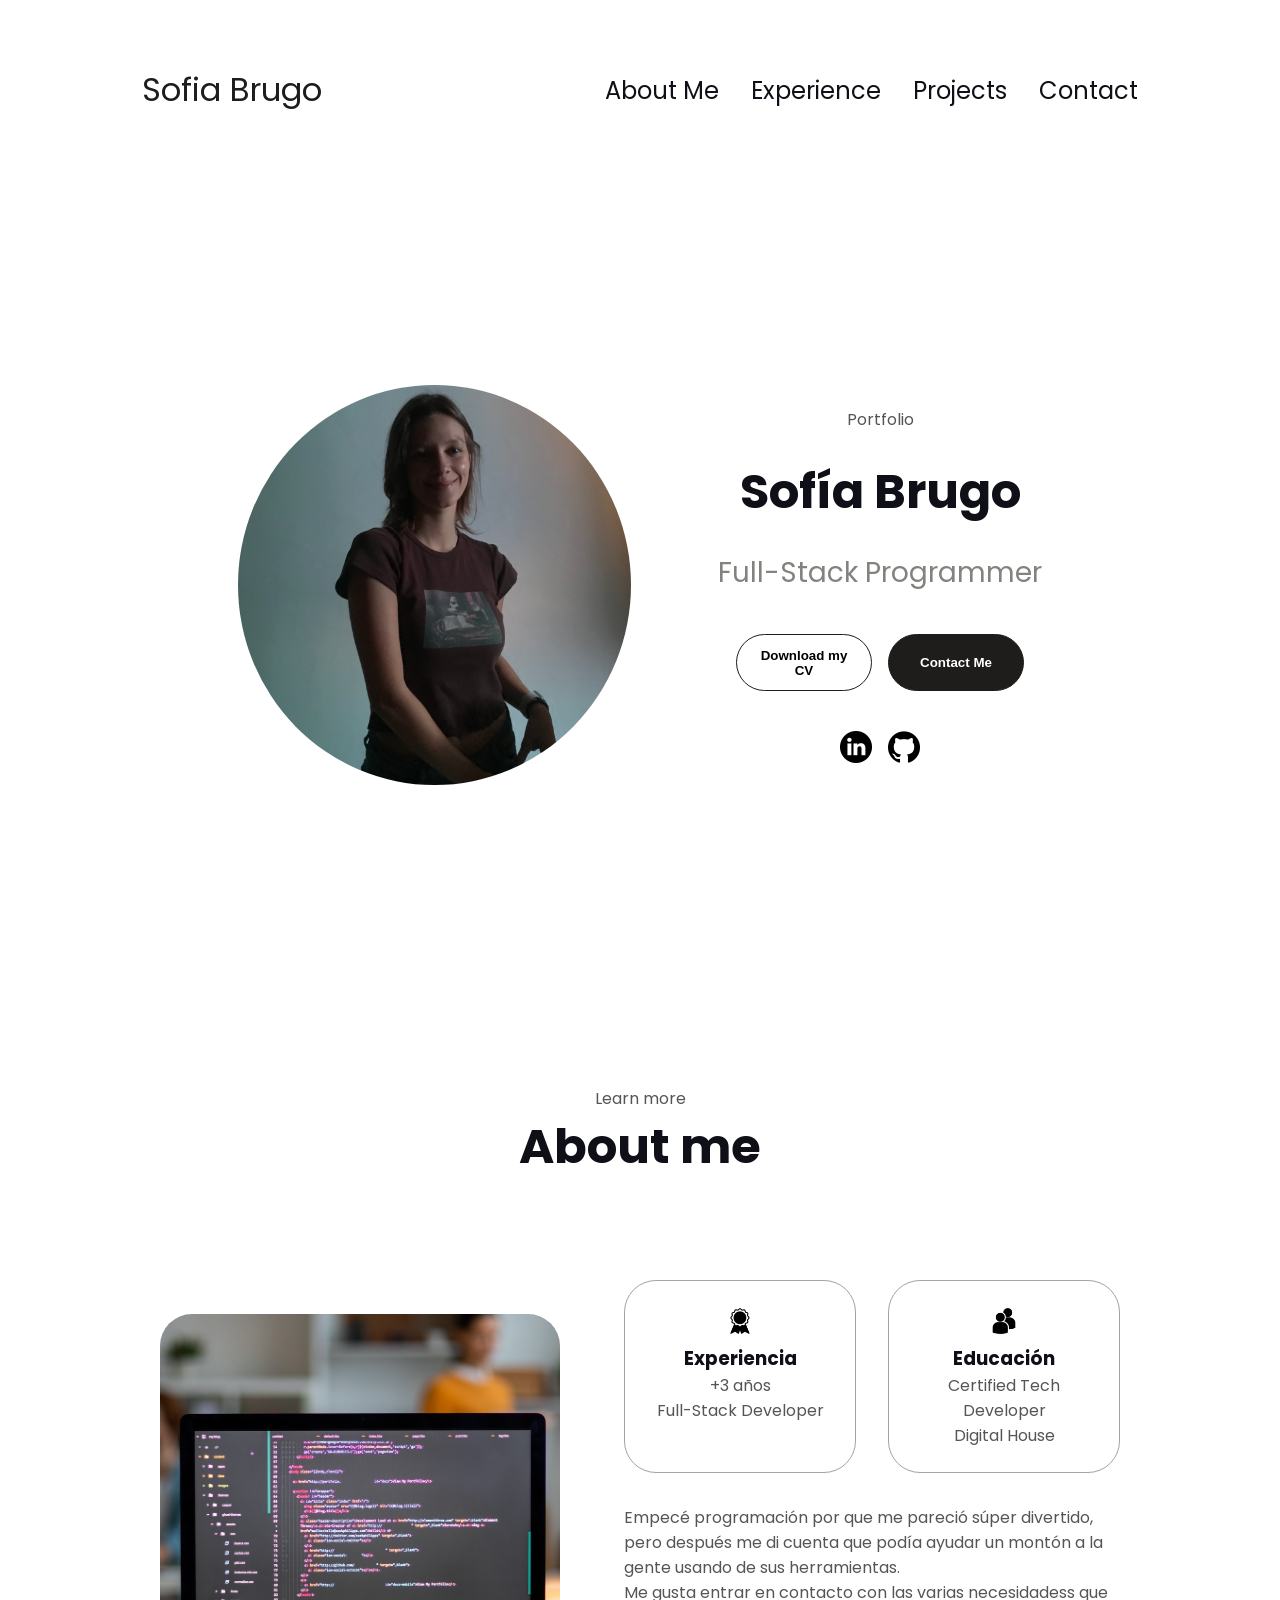
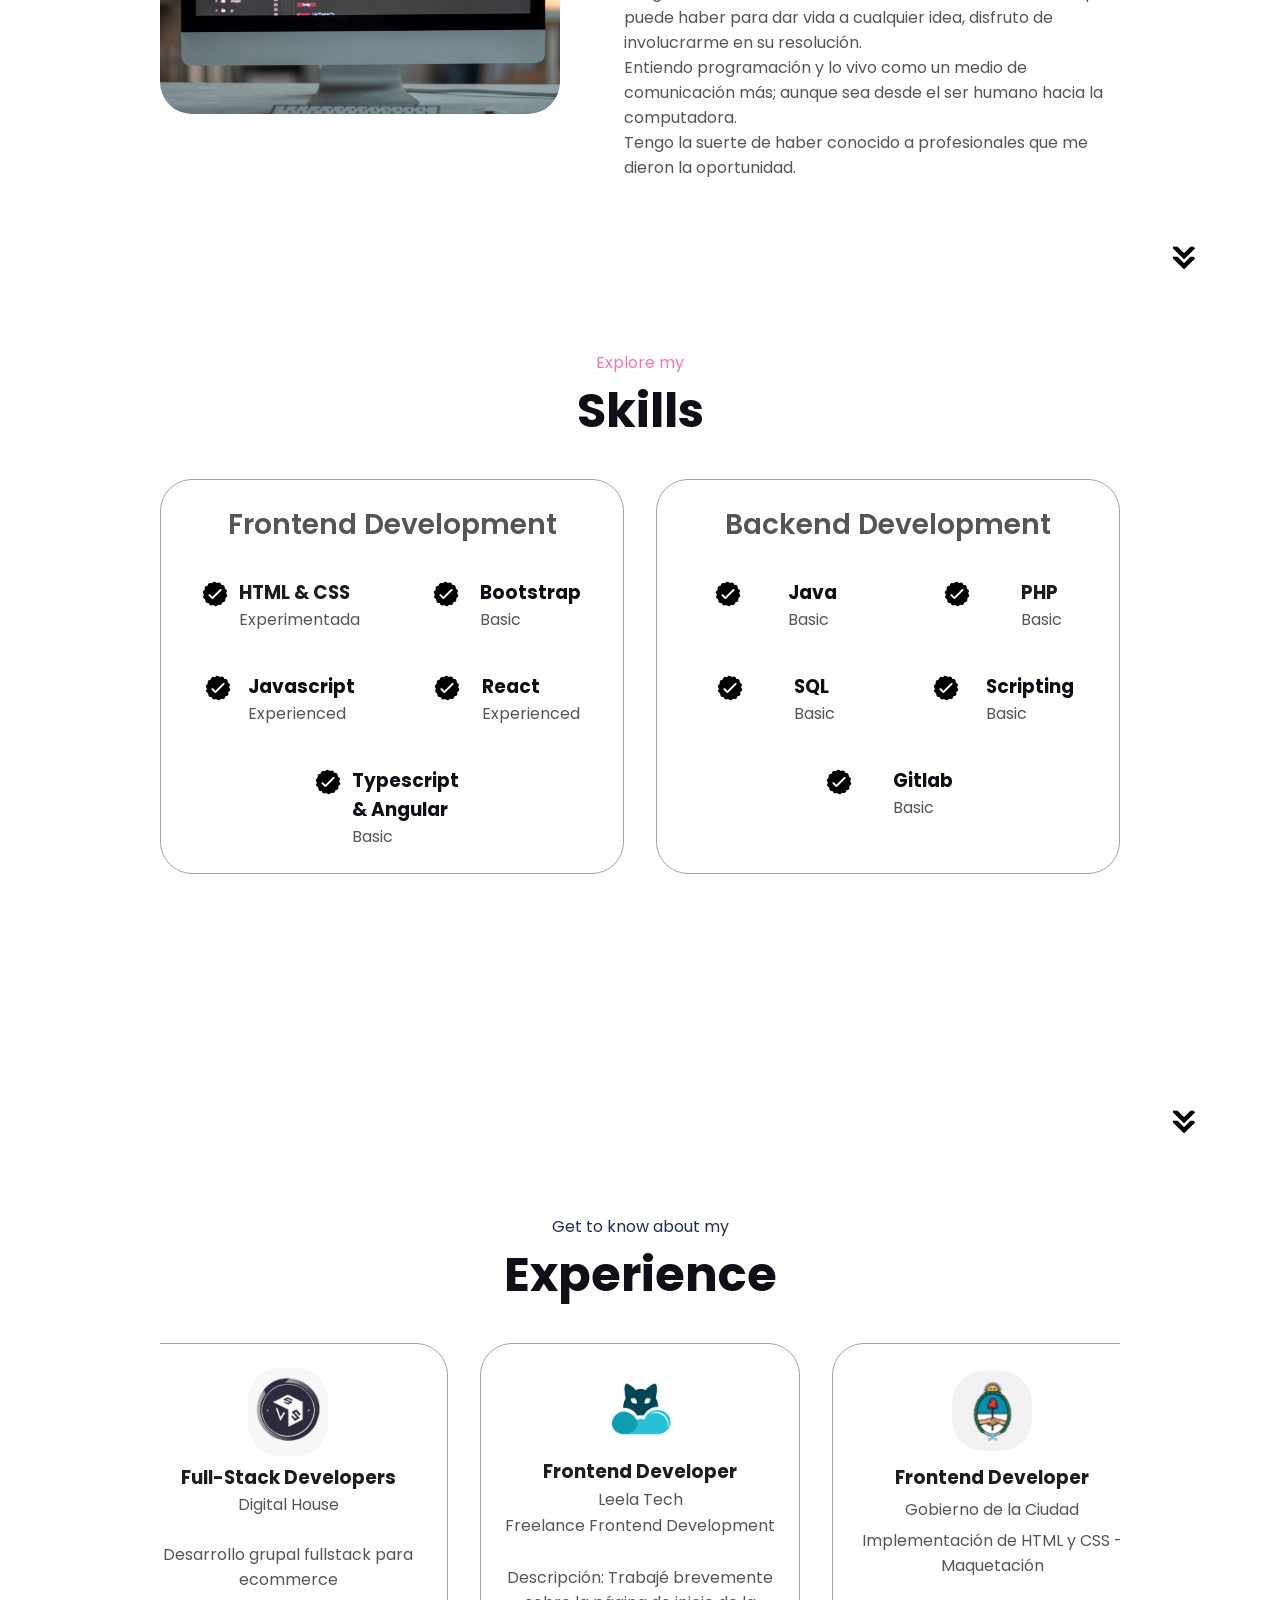
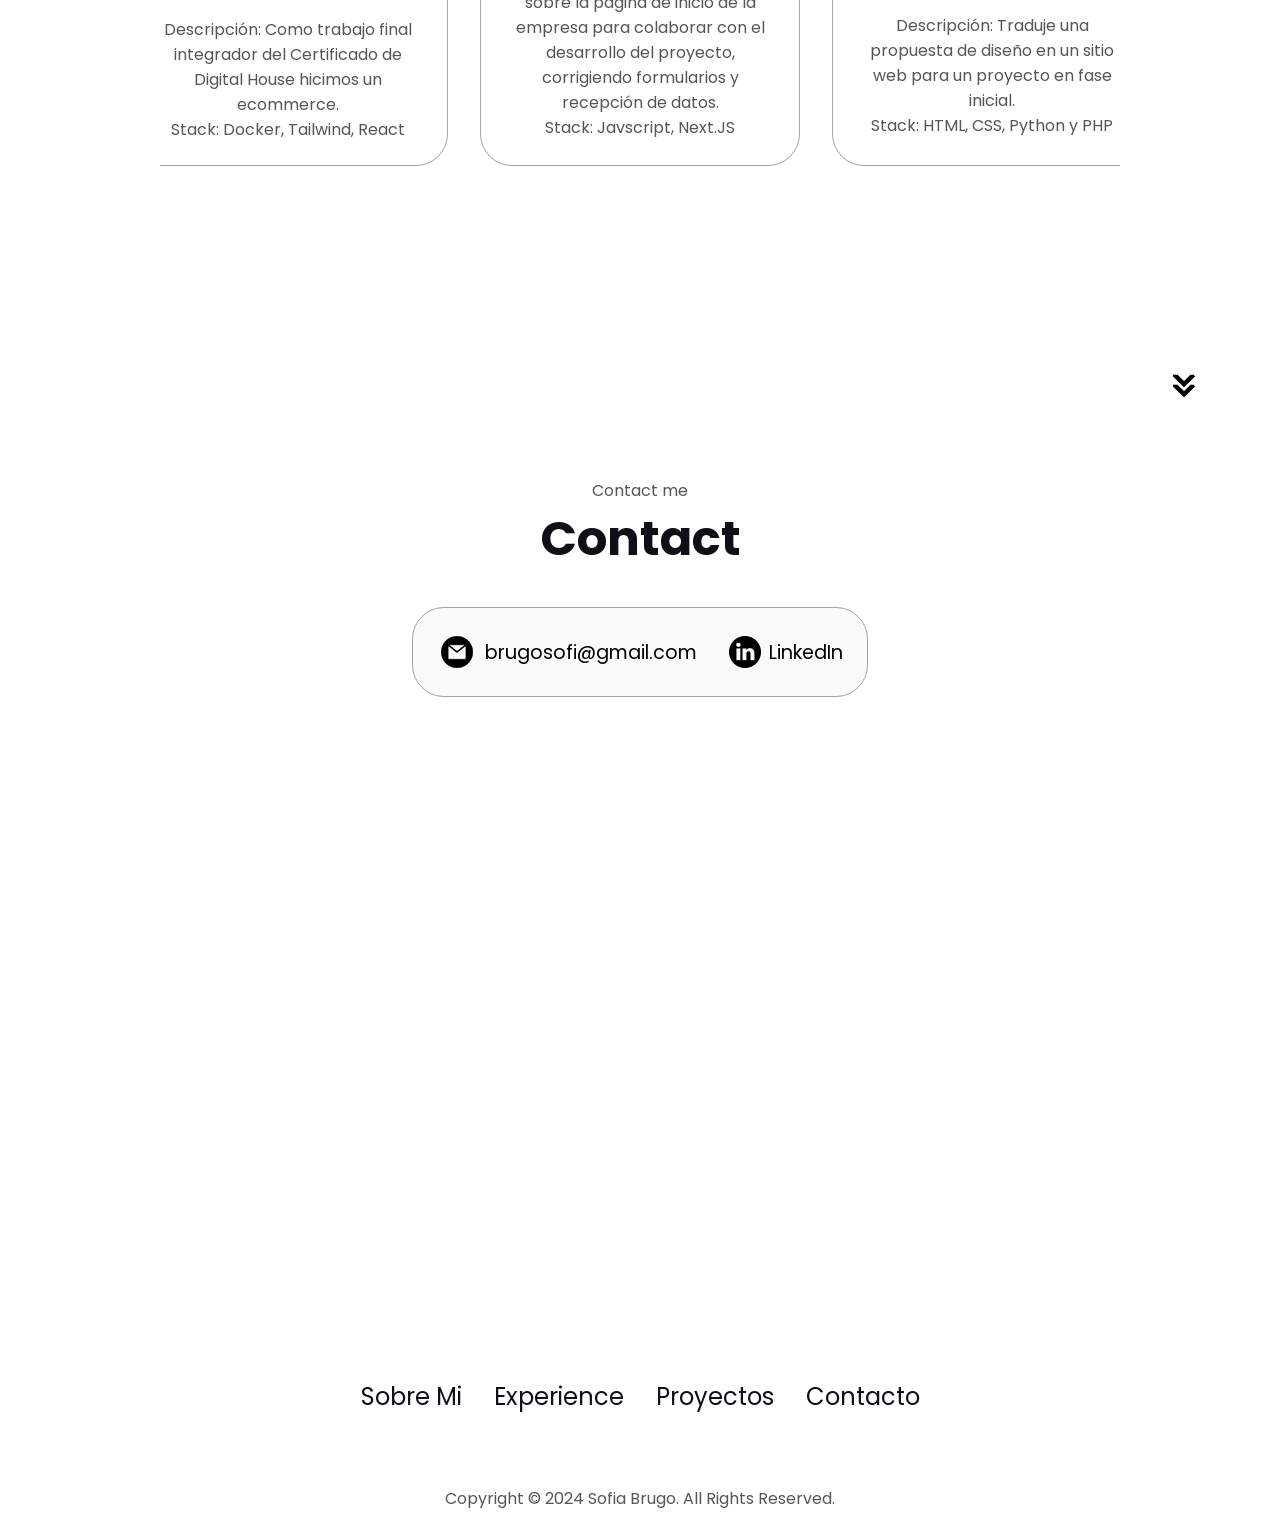
<file: index.html>
<!DOCTYPE html>
<html lang="en">
  <head>
    <meta charset="UTF-8" />
    <meta name="viewport" content="width=device-width, initial-scale=1.0" />
    <title>Portfolio SB</title>
    <link rel="stylesheet" href="style.css" />
    <link rel="stylesheet" href="mediaqueries.css" />
  </head>
  <body>
    <nav id="desktop-nav">
      <div class="logo">Sofia Brugo</div>
      <div class="links-container">
        <div>
          <ul class="nav-links">
            <li><a href="#about">About Me</a></li>
            <li><a href="#experience">Experience</a></li>
            <li><a href="#projects">Projects</a></li>
            <li><a href="#contact">Contact</a></li>
          </ul>
        </div>
      </div>
    </nav>
    <!-- <div class="social-links-container">
      <ul class="social-links">
        <li><a href="#">Instagram</a></li>
        <li><a href="#">Telegram</a></li>
        <li><a href="#">Email</a></li>
        <li><a href="#">Whatsapp</a></li>
      </ul>
    </div> -->
    <nav id="hamburger-nav">
      <div class="logo">Sofía Brugo</div>
      <div class="hamburger-menu">
        <div class="hamburger-icon" onclick="toggleMenu()">
          <span></span>
          <span></span>
          <span></span>
        </div>
        <div class="menu-links">
          <ul class="nav-links">
            <li><a href="#about" onclick="toggleMenu()">About Me</a></li>
            <li><a href="#experience" onclick="toggleMenu()">Experience</a></li>
            <li><a href="#projects" onclick="toggleMenu()">Projects</a></li>
            <li><a href="#contact" onclick="toggleMenu()">Contact</a></li>
          </ul>
        </div>
      </div>
    </nav>
    <section id="profile">
      <div class="section__pic-container">
        <img
          src="./assets/pp.jpeg"
          alt="Sofia Brugo profile pic"
          class="profile-pic"
        />
      </div>
      <div class="section__text">
        <p class="section__text__p1">Portfolio</p>
        <h1 class="title">Sofía Brugo</h1>
        <p class="section__text__p2">Full-Stack Programmer</p>
        <div class="btn-container">
          <button
            class="btn btn-color-2"
            onClick="window.open('./assets/Sofia-Brugo-Programmer-CV.pdf')"
          >
            Download my CV
          </button>
          <button class="btn btn-color-1" onClick="location.href='./#contact'">
            Contact Me
          </button>
        </div>
        <div id="socials-container">
          <img
            src="./assets/linkedin.png"
            alt="Mi perfil de LinkedIn"
            class="icon"
            onClick="location.href='https://www.linkedin.com/in/sofiabrugo/'"
          />
          <img
            src="./assets/github.png"
            alt="Mi perfil de Github"
            class="icon"
            onClick="location.href='https://github.com/Sbrugo'"
          />
        </div>
      </div>
    </section>
    <section id="about">
      <p class="section__text__p1">Learn more</p>
      <h1 class="title">About me</h1>
      <div class="section-container">
        <div class="section__pic-container">
          <img src="./assets/seg.jpg" alt="Profile Picture" class="about-pic" />
        </div>
        <div class="about-details-container">
          <div class="about-containers">
            <div class="details-container">
              <img
                src="./assets/experience.png"
                alt="experience icon"
                class="icon"
              />
              <h3>Experiencia</h3>
              <p>
                +3 años <br />
                Full-Stack Developer
              </p>
            </div>
            <div class="details-container">
              <img
                src="./assets/education.png"
                alt="education icon"
                class="icon"
              />
              <h3>Educación</h3>
              <p>
                Certified Tech Developer <br />
                Digital House
              </p>
            </div>
          </div>
          <div class="text-container">
            <p>
              Empecé programación por que me pareció súper divertido, pero
              después me di cuenta que podía ayudar un montón a la gente usando
              de sus herramientas. <br />
              Me gusta entrar en contacto con las varias necesidadess que puede
              haber para dar vida a cualquier idea, disfruto de involucrarme en
              su resolución. <br />
              Entiendo programación y lo vivo como un medio de comunicación más;
              aunque sea desde el ser humano hacia la computadora. <br />
              Tengo la suerte de haber conocido a profesionales que me dieron la
              oportunidad.
            </p>
          </div>
        </div>
      </div>
      <img
        src="./assets/arrow.png"
        alt="Arrow icon"
        class="icon arrow"
        onClick="location.href='./#experience'"
      />
    </section>
    <section id="experience">
      <p class="section__text__p1 subtitle__2">Explore my</p>
      <h1 class="title">Skills</h1>
      <div class="experience-details-container">
        <div class="about-containers">
          <div class="details-container">
            <h2 class="experience-subtitle">Frontend Development</h2>
            <div class="article-container">
              <article>
                <img
                  src="./assets/checkmark.png"
                  alt="Experience icon"
                  class="icon"
                />
                <div>
                  <h3><a>HTML & CSS</a></h3>
                  <p>Experimentada</p>
                </div>
              </article>
              <article>
                <img
                  src="./assets/checkmark.png"
                  alt="Experience icon"
                  class="icon"
                />
                <div>
                  <h3>Bootstrap </h3>
                  <p>Basic</p>
                </div>
              </article>
              <article>
                <img
                  src="./assets/checkmark.png"
                  alt="Experience icon"
                  class="icon"
                />
                <div>
                  <h3>Javascript</h3>
                  <p>Experienced</p>
                </div>
              </article>
              <article>
                <img
                  src="./assets/checkmark.png"
                  alt="Experience icon"
                  class="icon"
                />
                <div>
                  <h3>React</h3>
                  <p>Experienced</p>
                </div>
              </article>
              <article>
                <img
                  src="./assets/checkmark.png"
                  alt="Experience icon"
                  class="icon"
                />
                <div>
                  <h3>Typescript & Angular</h3>
                  <p>Basic</p>
                </div>
              </article>
              
            </div>
          </div>
          <div class="details-container">
            <h2 class="experience-subtitle">Backend Development</h2>
            <div class="article-container">
              <article>
                <img
                  src="./assets/checkmark.png"
                  alt="Experience icon"
                  class="icon"
                />
                <div>
                  <h3>Java</h3>
                  <p>Basic</p>
                </div>
              </article>
              <article>
                <img
                  src="./assets/checkmark.png"
                  alt="Experience icon"
                  class="icon"
                />
                <div>
                  <h3><a>PHP</a></h3>
                  <p>Basic</p>
                </div>
              </article>
              <article>
                <img
                  src="./assets/checkmark.png"
                  alt="Experience icon"
                  class="icon"
                />
                <div>
                  <h3>SQL</h3>
                  <p>Basic</p>
                </div>
              </article>
              <article>
                <img
                  src="./assets/checkmark.png"
                  alt="Experience icon"
                  class="icon"
                />
                <div>
                  <h3>Scripting</h3>
                  <p>Basic</p>
                </div>
              </article>
              <article>
                <img
                  src="./assets/checkmark.png"
                  alt="Experience icon"
                  class="icon"
                />
                <div>
                  <h3>Gitlab</h3>
                  <p>Basic</p>
                </div>
              </article>
            </div>
          </div>
        </div>
      </div>
      <img
        src="./assets/arrow.png"
        alt="Arrow icon"
        class="icon arrow"
        onClick="location.href='./#projects'"
      />
    </section>
    <section id="projects">
      <p class="section__text__p1 subtitle__3">Get to know about my</p>
      <h1 class="title">Experience</h1>
      <div class="experience-details-container">
        <div class="about-containers">
          <a href="http://visualstudioservice.pro/">
            <div class="project details-container">
              <article>
                <div class="project-pic-container">
                  <img
                      src="./assets/Visual-Studio.jpg"
                      alt="Project 2"
                      class="project-img"
                    />
                </div>
              </article>
                <h3>Full-Stack Developers</h3>
                <p>Digital House </p><br/> 
                <p>Desarrollo grupal fullstack para ecommerce</p> <br/>
                <p>Descripción: Como trabajo final integrador del Certificado de Digital House hicimos un ecommerce.<br/> Stack: Docker, Tailwind, React</p>
  
            </div>
          </a>
          <a href="https://leela.tech/work-with-us/">
            <div class="project details-container">
              <article>
                <div class="project-pic-container">
                  <img
                      src="./assets/leelaTech.jpeg"
                      alt="Project 2"
                      class="project-img"
                    />
                </div>
              </article>
              <h3>Frontend Developer</h3>
              <p>Leela Tech <br/></p>
              <p>Freelance Frontend Development</p> <br/>
              <p>Descripción: Trabajé brevemente sobre la página de inicio de la empresa para colaborar con el desarrollo del proyecto, corrigiendo formularios y recepción de datos. <br/> Stack: Javscript, Next.JS</p> 
            </div>
          </a>
          <div>
            <div class="project details-container">
              <article>
                <div class="project-pic-container">
                  <img
                      src="./assets/argentina-gob.png"
                      alt="Project 2"
                      class="project-img"
                    />
                </div>
              </article>
              <h3>Frontend Developer</h3>
              <p>Gobierno de la Ciudad<br/></p>
              <p>Implementación de HTML y CSS - Maquetación</p> <br/>
              <p>Descripción: Traduje una propuesta de diseño en un sitio web para un proyecto en fase inicial. <br/> Stack: HTML, CSS, Python y PHP</p>
            </div>
          </div>

          

        </div>
      </div>
      
      <img
        src="./assets/arrow.png"
        alt="Arrow icon"
        class="icon arrow"
        onClick="location.href='./#projects'"
      />
    </section>
    <!-- <section id="projects">
      <p class="section__text__p1 subtitle__3">Check out my</p>
      <h1 class="title">Recent Projects</h1>
      <p class="section__text__p1 subtitle__3">MERN Stack</p>
      <div class="experience-details-container">
        <div class="about-containers">
          <a href="http://visualstudioservice.pro/">
            <div class="project details-container">
              <article>
                <div class="project-pic-container">
                  <img
                      src="./assets/Visual-Studio.jpg"
                      alt="Project 2"
                      class="project-img"
                    />
                </div>
              </article>
                <h3>React</h3>
                <a href="#">Live Chat</a><br/> 
                <a href="https://react-shopping-list-eight.vercel.app/">Shopping List</a> <br/>
                <a href="#">Ecommerce</a> 
            </div>
          </a>
          <a href="https://leela.tech/work-with-us/">
            <div class="project details-container">
              <article>
                <div class="project-pic-container">
                  <img
                      src="./assets/leelaTech.jpeg"
                      alt="Project 2"
                      class="project-img"
                    />
                </div>
              </article>
              <h3>Mongo DB</h3>
              <a href="#">Ejercicio 1</a><br/>
              <a href="#">Ejercicio 2</a> <br/>
              <a href="#">Ejercicio 3</a> 
            </div>
          </a>
          <div>
            <div class="project details-container">
              <article>
                <div class="project-pic-container">
                  <img
                      src="./assets/argentina-gob.png"
                      alt="Project 2"
                      class="project-img"
                    />
                </div>
              </article>
              <h3>Node JS</h3>
              <a href="#">Ejercicio 1</a><br/>
              <a href="#">Ejercicio 2</a> <br/>
              <a href="#">Ejercicio 3</a>
            </div>
          </div>

          

        </div>
      </div>
      
      <img
        src="./assets/arrow.png"
        alt="Arrow icon"
        class="icon arrow"
        onClick="location.href='./#projects'"
      />
    </section> -->
    <section id="contact">
      <p class="section__text__p1">Contact me</p>
      <h1 class="title">Contact</h1>
      <div class="contact-info-upper-container">
        <div class="contact-info-container">
          <img
            src="assets/email.png"
            alt="Email icon"
            class="icon contact-icon email-icon"
          />
          <p><a href="mailto:brugosofi@gmail.com">brugosofi@gmail.com</a></p>
        </div>
        <div class="contact-info-container">
          <img
            src="assets/linkedin.png"
            alt="LinkedIn icon"
            class="icon contact-icon"
          />
          <p><a href="https://www.linkedin.com/in/sofiabrugo/">LinkedIn</a></p>
        </div>
      </div>
    </section>
    <footer>
      <nav>
        <div class="nav-links-container">
          <ul class="nav-links">
            <li><a href="#about">Sobre Mi</a></li>
            <li><a href="#experience">Experience</a></li>
            <li><a href="#projects">Proyectos</a></li>
            <li><a href="#contact">Contacto</a></li>
          </ul>
        </div>
      </nav>
      <p>Copyright &#169; 2024 Sofia Brugo. All Rights Reserved.</p>
    </footer>
    <script src="script.js"></script>
  </body>
</html>
</file>
<file: style.css>
/*GENERAL STYLING */
@import url("https://fonts.googleapis.com/css2?family=Poppins:wght@300;400;500;600&display=swap");

* {
  padding: 0;
  margin: 0;
  scrollbar-width: thin;
  scroll-padding: 20px
}
body {
  font-family: "Poppins", sans-serif;
  color: #0f0f18;
}
html {
  scroll-behavior: smooth;
}
p {
  color: rgb(85, 85, 85);
}


/*TRANSITION*/
a,
.btn {
  transition: all 300ms ease;
}
/*DESKTOP NAV*/
nav,
.nav-links,
.social-links {
  display: flex;
}
nav {
  justify-content: space-around;
  align-items: center;
  height: 20vh;
}
.links-container {
  display: flex;
  flex-direction: column;
  justify-content: space-between;
  gap: 1rem;
}
.nav-links {
  gap: 2rem;
  list-style: none;
  font-size: 1.5rem;
}
.social-links {
  gap: 1rem;
  font-size: 0.9rem;
  list-style: none;
  padding: 0;
  margin: 0;
  flex-direction: column;
  text-align: right;
}
a {
  color: #1f1d1b;
  text-decoration: none;
  text-decoration-color: white;
}
.nav-links a {
  color: #0f0f18;
}
a:hover {
  color: #1f1d1b;
  text-decoration: underline;
  text-underline-offset: 1rem;
  text-decoration-color: #1f1d1b;
}
.social-links a {
  padding: 10px;
  border-radius: 5px;
  transition: background-color 0.3s;
}
.social-links a:hover {
  background-color: #f0f0f0; /* Cambia el color de fondo al pasar el cursor */
}
.logo {
  font-size: 2rem;
  color:#1f1d1b;
}
.logo:hover {
  cursor: default;
}
.social-links-container {
  position: fixed;
  right: 0;
  top: 60%;
  transform: translateY(-50%);
  display: flex;
  flex-direction: column;
  align-items: flex-end;
}

/*HAMBURGER MENU*/
#hamburger-nav {
  display: none;
}
.hamburger-menu {
  position: relative;
  display: inline-block;
}
.hamburger-icon {
  display: flex;
  flex-direction: column;
  justify-content: space-between;
  height: 24px;
  width: 30px;
  cursor: pointer;
}
.hamburger-icon span {
  width: 100%;
  height: 2px;
  background-color: black;
  transition: all 0.3 ease-in-out;
}
.menu-links {
  display: flex;
  flex-direction: column;
  position: absolute;
  top: 100%;
  right: 0%;
  background-color: white;
  width: fit-content;
  max-height: 0;
  overflow: hidden;
  transition: all 0.3 ease-in-out;
}
.menu-links a {
  display: block;
  padding: 10px;
  text-align: center;
  font-size: 1.5rem;
  color: #d49d43;
  text-decoration: none;
  transition: all 0.3 ease-in-out;
}
.menu-links ul {
  display: flex;
  flex-direction: column;
}
.menu-links li {
  list-style: none;
}
.menu-links.open {
  max-height: 350px;
}
.hamburger-icon.open span:first-child {
  transform: rotate(45deg) translate(10px, 5px);
}
.hamburger-icon.open span:nth-child(2) {
  opacity: 0;
}
.hamburger-icon.open span:last-child {
  transform: rotate(-45deg) translate(10px, -5px);
}

/*SECTIONS*/
section {
  padding-top: 4vh;
  height: 96vh;
  margin: 0 10rem;
  box-sizing: border-box;
  min-height: fit-content;
}
.section-container {
  display: flex;
}
/*PROFILE SECTION*/
#profile {
  display: flex;
  justify-content: center;
  gap: 5rem;
  height: 75vh;
}

.section__pic-container {
  display: flex;
  height: 400px;
  width: 400px;
  margin: auto 0;
}
.profile-pic {
  border-radius: 50%;
}
.section__text {
  align-self: center;
  text-align: center;
  display: flex;
  flex-direction: column;
  gap: 1.5rem;
}
.section__text p {
  font-family: 600;
}
.section__text__p1 {
  text-align: center;
}
.section__text__p2 {
  font-size: 1.75rem;
  margin-bottom: 1rem;
  color: #84827e;
}
.title {
  font-size: 3rem;
  text-align: center;
}
#socials-container {
  display: flex;
  justify-content: center;
  margin-top: 1rem;
  gap: 1rem;
}
/* ICONS */
.icon {
  cursor: pointer;
  height: 2rem;
}
/*BUTTONS*/
.btn-container {
  display: flex;
  justify-content: center;
  gap: 1rem;
}

.btn {
  font-weight: 600;
  transition: all 300ms ease;
  padding: 0.8rem;
  width: 8.5rem;
  border-radius: 2rem;
}

.btn-color-1,
.btn-color-2 {
  border: #1f1d1b 0.1rem solid;
}

.btn-color-1:hover,
.btn-color-2:hover {
  cursor: pointer;
}

.btn-color-1,
.btn-color-2:hover {
  background: #1f1d1b;
  color: white;
}

.btn-color-1:hover {
  background: rgb(0, 0, 0);
}

.btn-color-2 {
  background: none;
}

.btn-color-2:hover {
  border: rgb(255, 255, 255) 0.1rem solid;
}

.btn-container {
  gap: 1rem;
}
/*BUTTON SIZES */
.btn-sm{
  width: 5.5rem;
}

/* ABOUT SECTION */
#about {
  position: relative;
}
.about-containers {
  gap: 2rem;
  margin-bottom: 2rem;
  margin-top: 2rem;
  justify-content: center;
  /* overflow: scroll; */
}
.about-details-container {
  justify-content: center;
  flex-direction: column;
}
.about-containers,
.about-details-container {
  display: flex;
}
.about-pic {
  border-radius: 2rem;
}
.arrow {
  position: absolute;
  right: -5rem;
  bottom: 2.5rem;
}
.details-container {
  padding: 1.5rem;
  flex: 1;
  background: white;
  border-radius: 2rem;
  border: rgb(53, 53, 53) 0.1rem solid;
  border-color: rgb(163, 163, 163);
  text-align: center;
}
.section-container {
  gap: 4rem;
  height: 80%;
}
.section__pic-container {
  height: 400px;
  width: 400px;
  margin: auto 0;
}

/* EXPERIENCE SECTION */
#experience {
  position: relative;
}
.experience-subtitle {
  color: rgb(85, 85, 85);
  font-weight: 600;
  font-size: 1.75rem;
  margin-bottom: 2rem;
}
.experience-details-container {
  display: flex;
  justify-content: center;
  flex-direction: column;
}
.article-container {
  display: flex;
  text-align: initial;
  flex-wrap: wrap;
  flex-direction: row;
  gap: 2.5rem;
  justify-content: space-around;
}
article {
  display: flex;
  width: 10rem;
  justify-content: space-around;
  gap: 0.5rem;
}
article .icon {
  cursor: default;
}
.subtitle__2 {
  color: #f277b0;
}
.subtitle__3{
  color: #232D4F;
}
/* PROJECTS SECTION */
#projects {
  position: relative;
}
#projects .experience-details-container .about-containers{
  flex-wrap: nowrap;
  overflow-x: scroll;
}
.project{
  width: 270px;
  height: 373px;
  display: flex;
  flex-direction: column;
  justify-content: space-around;
}
.project-pic-container{
  width: 80px;
}
.project-pic-container img{
  width: 100%;
}

.color-container {
  border-color: rgb(163, 163, 163);
  background: rgb(250, 250, 250);
}
.project article{
  width: 100%;
}
.project-img {
  border-radius: 2rem;
  width: 55%;
}
.project-title {
  color: #1f1d1b;
}
.project-btn {
  color: #1f1d1b;
  border-color: rgb(163, 163, 163);
}
.project h3{
  color: #1f1d1b;
}

/* CONTACT PAGE */

#contact {
  display: flex;
  justify-self: center;
  flex-direction: column;
}
.contact-info-upper-container {
  display: flex;
  justify-content: center;
  border-radius: 2rem;
  border: rgb(53, 53, 53) 0.1rem solid;
  border-color: rgb(163, 163, 163);
  background: rgb(250, 250, 250);
  margin: 2rem auto;
  padding: 0.5rem;
}
.contact-info-container {
  display: flex;
  align-items: center;
  justify-content: center;
  gap: 0.5rem;
  margin: 1rem;
}
.contact-info-container p {
  font-size: larger;
}
.contact-icon {
  cursor: default;
}
.email-icon {
  height: 2.5rem;
}
#contact a {
  color: black;
}
/*FOOTER*/
footer {
  height: 26vh;
  margin: 0 1rem;
}
footer p {
  text-align: center;
}

/*JAVASCRIPT*/
div h3 a {
  color: #1f1d1b;
  text-decoration: none;
}
div h3 a:hover {
  color: #d49d43;
  text-decoration: none;
}
#projects a:hover{
  text-decoration: none;
  background-color: azure;
}
</file>
<file: mediaqueries.css>
@media screen and (max-width: 1400px){
    #profile{
        height: 86vh;
        margin-bottom: 6rem;
    }

    .about-containers{
        flex-wrap: wrap;
    }
}

@media screen and (max-width: 1200px){
    #desktop-nav{
        display: none;
    }
    #hamburger-nav{
        display: flex;
    }
    #experience, .experience-details-container{
        margin-top: 2rem;
    }
    #profile, .section-container{
        display: block;
    }
    .arrow{
        display: none;
    }
    /* .social-links-container{
        position: fixed;
        bottom: 0; 
        left: 50%; 
        transform: translateX(-50%); 
        display: flex;
        flex-direction: row; 
        justify-content: center; 
        width: 100%; 
        padding-bottom: 15px;
    }
    .social-links{
        width: 100%;
        justify-content: center;
        flex-direction: row;
        bottom: 0;
    } */
     .social-links-container{
        visibility: hidden;
     }
    section, .section-container{
        height: fit-content;
    }
    section {
        margin: 0 5%;
    }
    .section__pic-container{
        width: 275px;
        height: 275px;
        margin: 0 auto 2rem;
    }
    .about-containers{
        margin-top: 0;
    }
    #about{
        padding-top: 16vh;
    }
}
@media screen and (max-width: 600px){
    #contact, footer{
        height: 40vh;
    }
    #profile{
        height: 83vh;
        margin-bottom: 0;
    }
    article{
        font-size: 1rem;
    }
    footer nav{
        height: fit-content;
        margin-bottom: 2rem;
    }
    .about-containers, .contact-info-upper-container, .btn-container{
        flex-wrap: wrap;
    }
    .contact-info-container{
        margin: 0;
    }
    .contact-info-container p, .nav-links li a{
        font-size: 1rem;
    }
    .experience-subtitle{
        font-size: 1.25rem;
    }
    .logo{
        font-size: 1.5rem;
    }
    .nav-links{
        flex-direction: column;
        gap: .5rem;
        text-align: center;
    }
    .section__pic-container{
        width: auto;
        height: 46vw;
        justify-content: center;
    }
    .section__text__p2{
        font-size: 1.25rem;
    }
    .title{
        font-size: 2rem;
    }
    .text-container{
        text-align: justify;
    }
}
</file>
